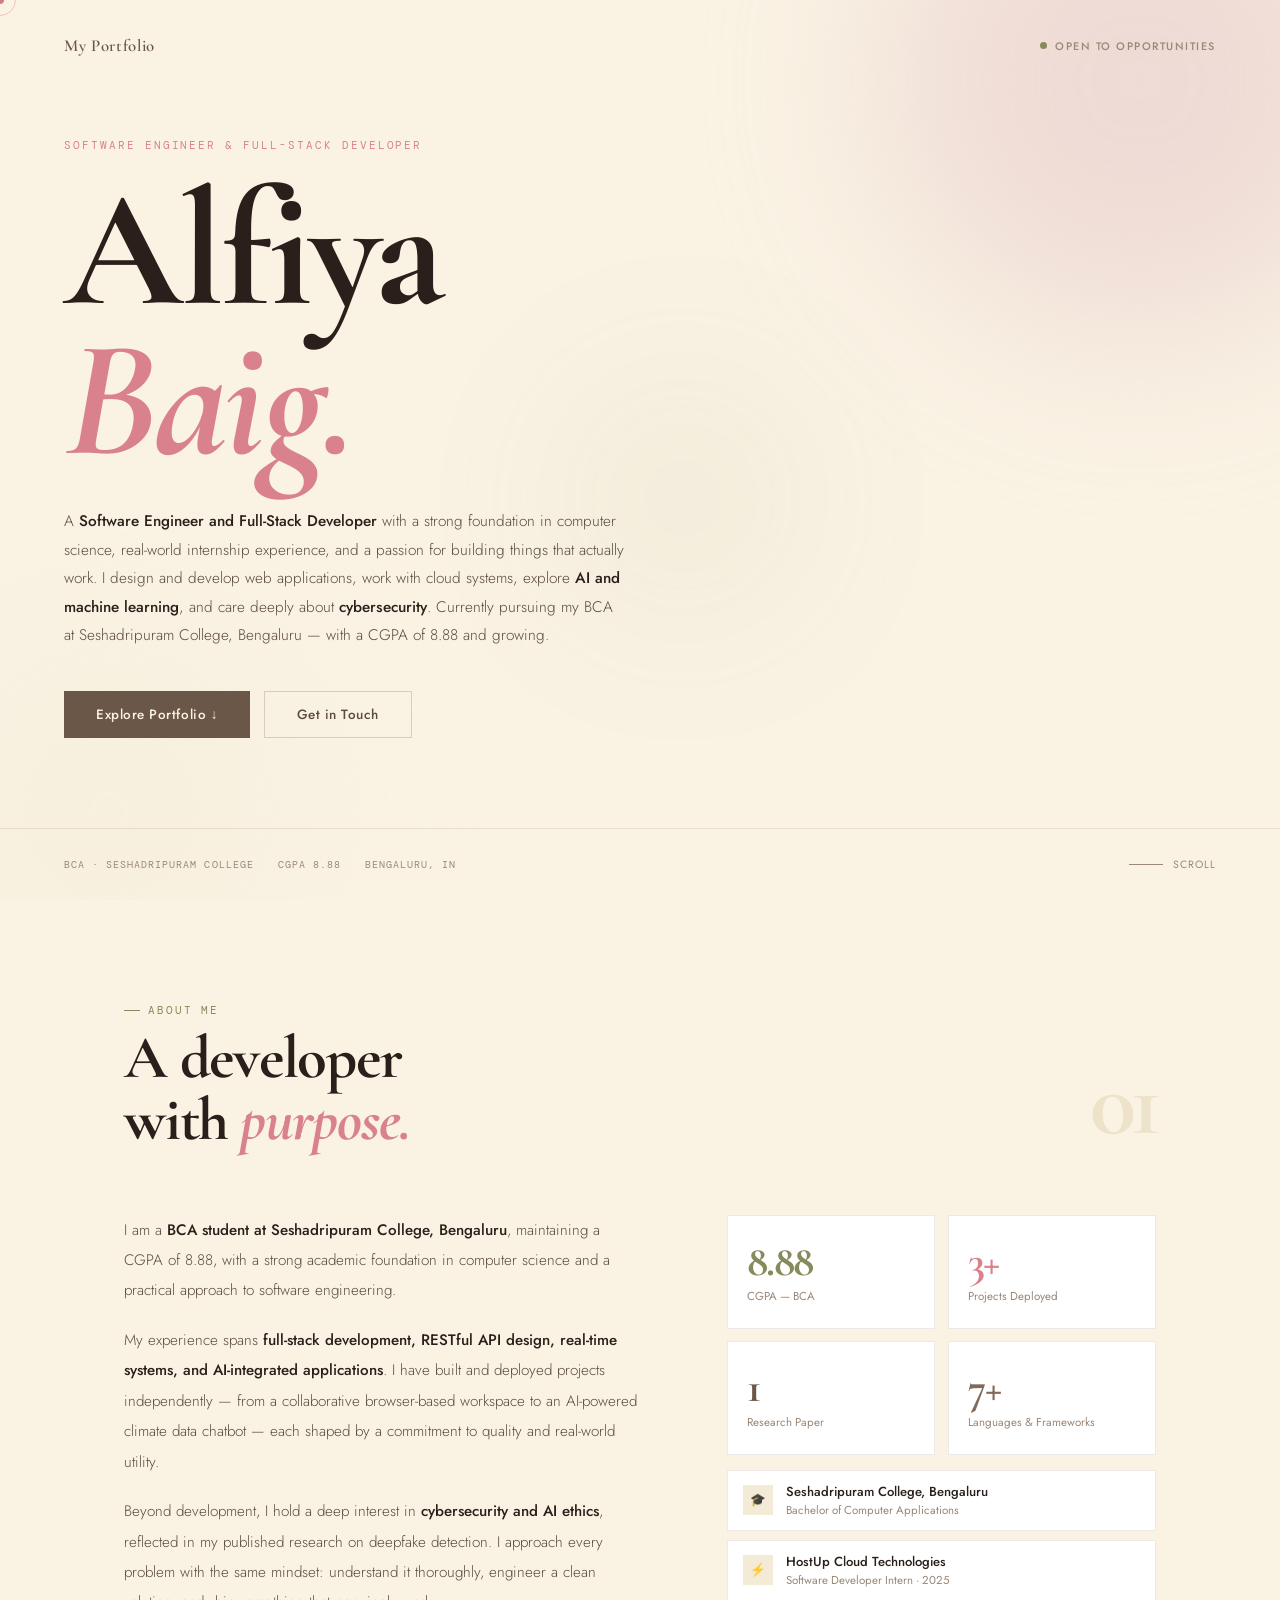
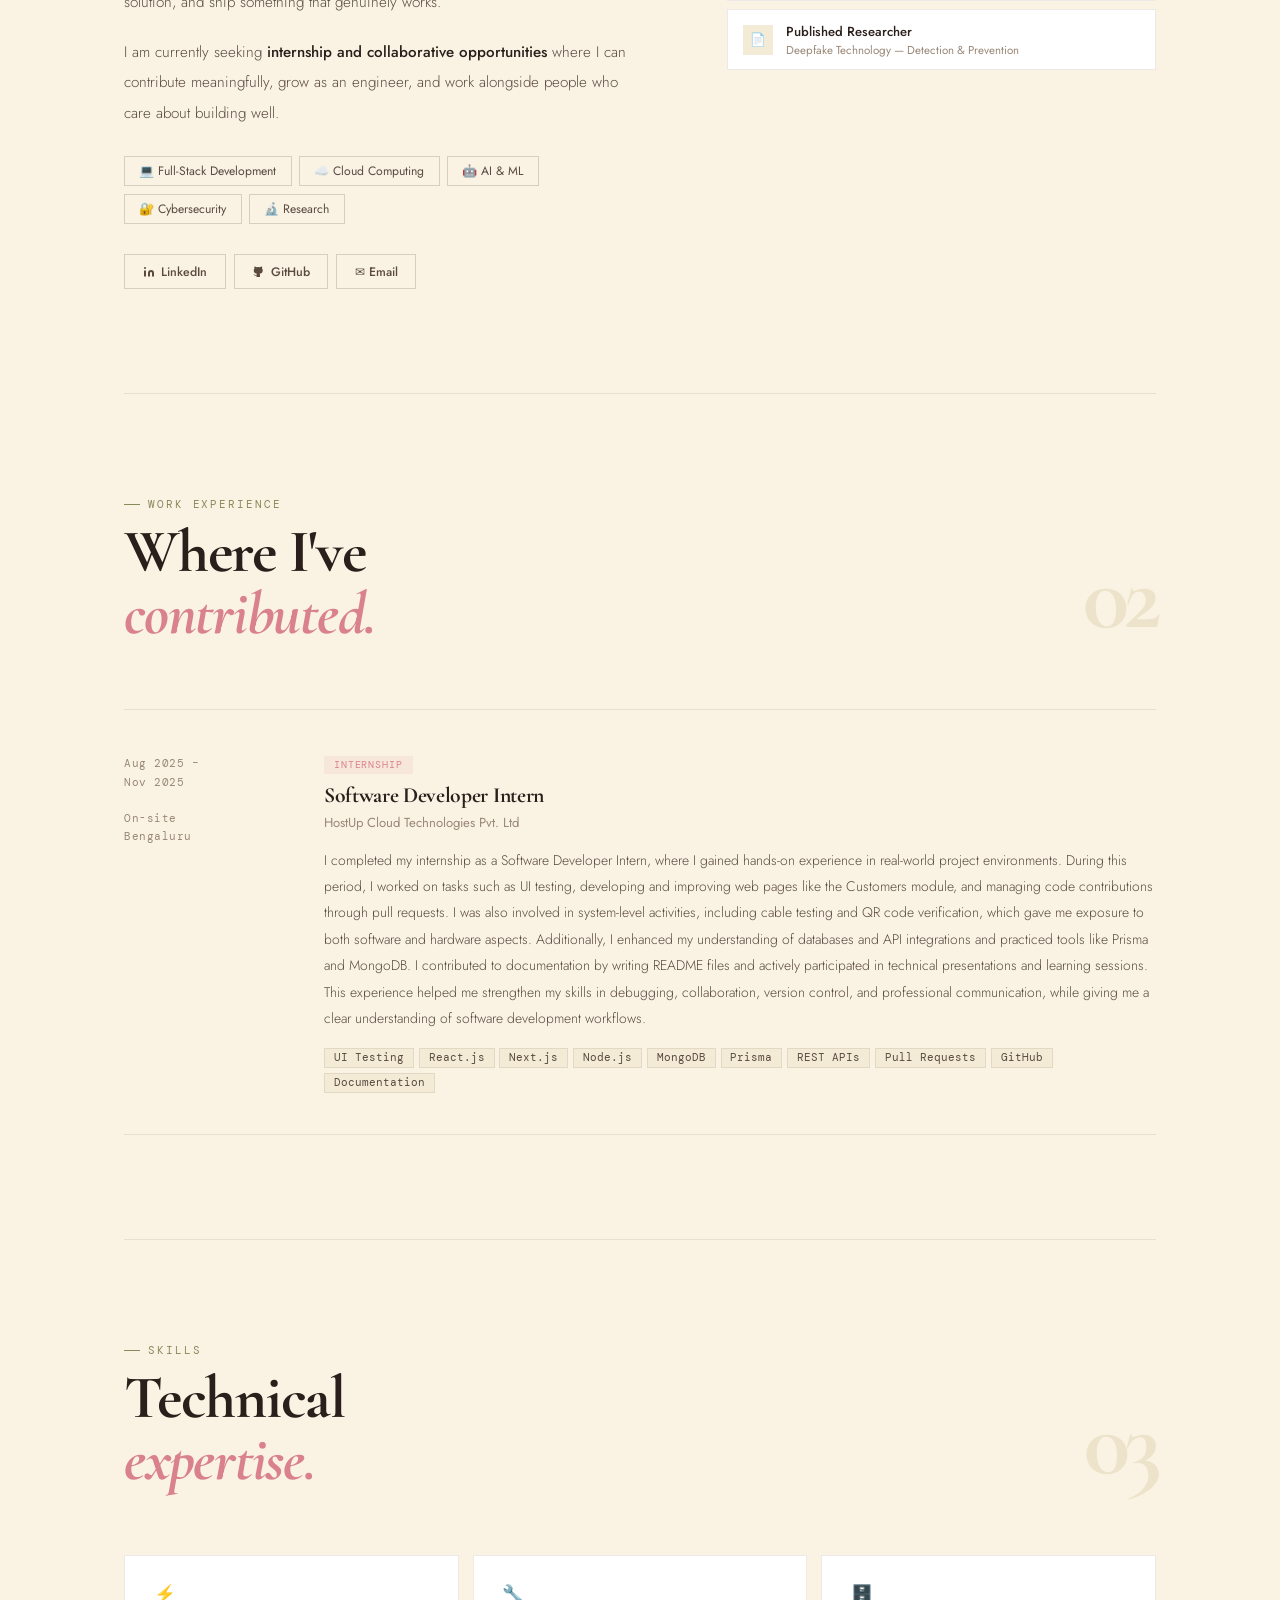
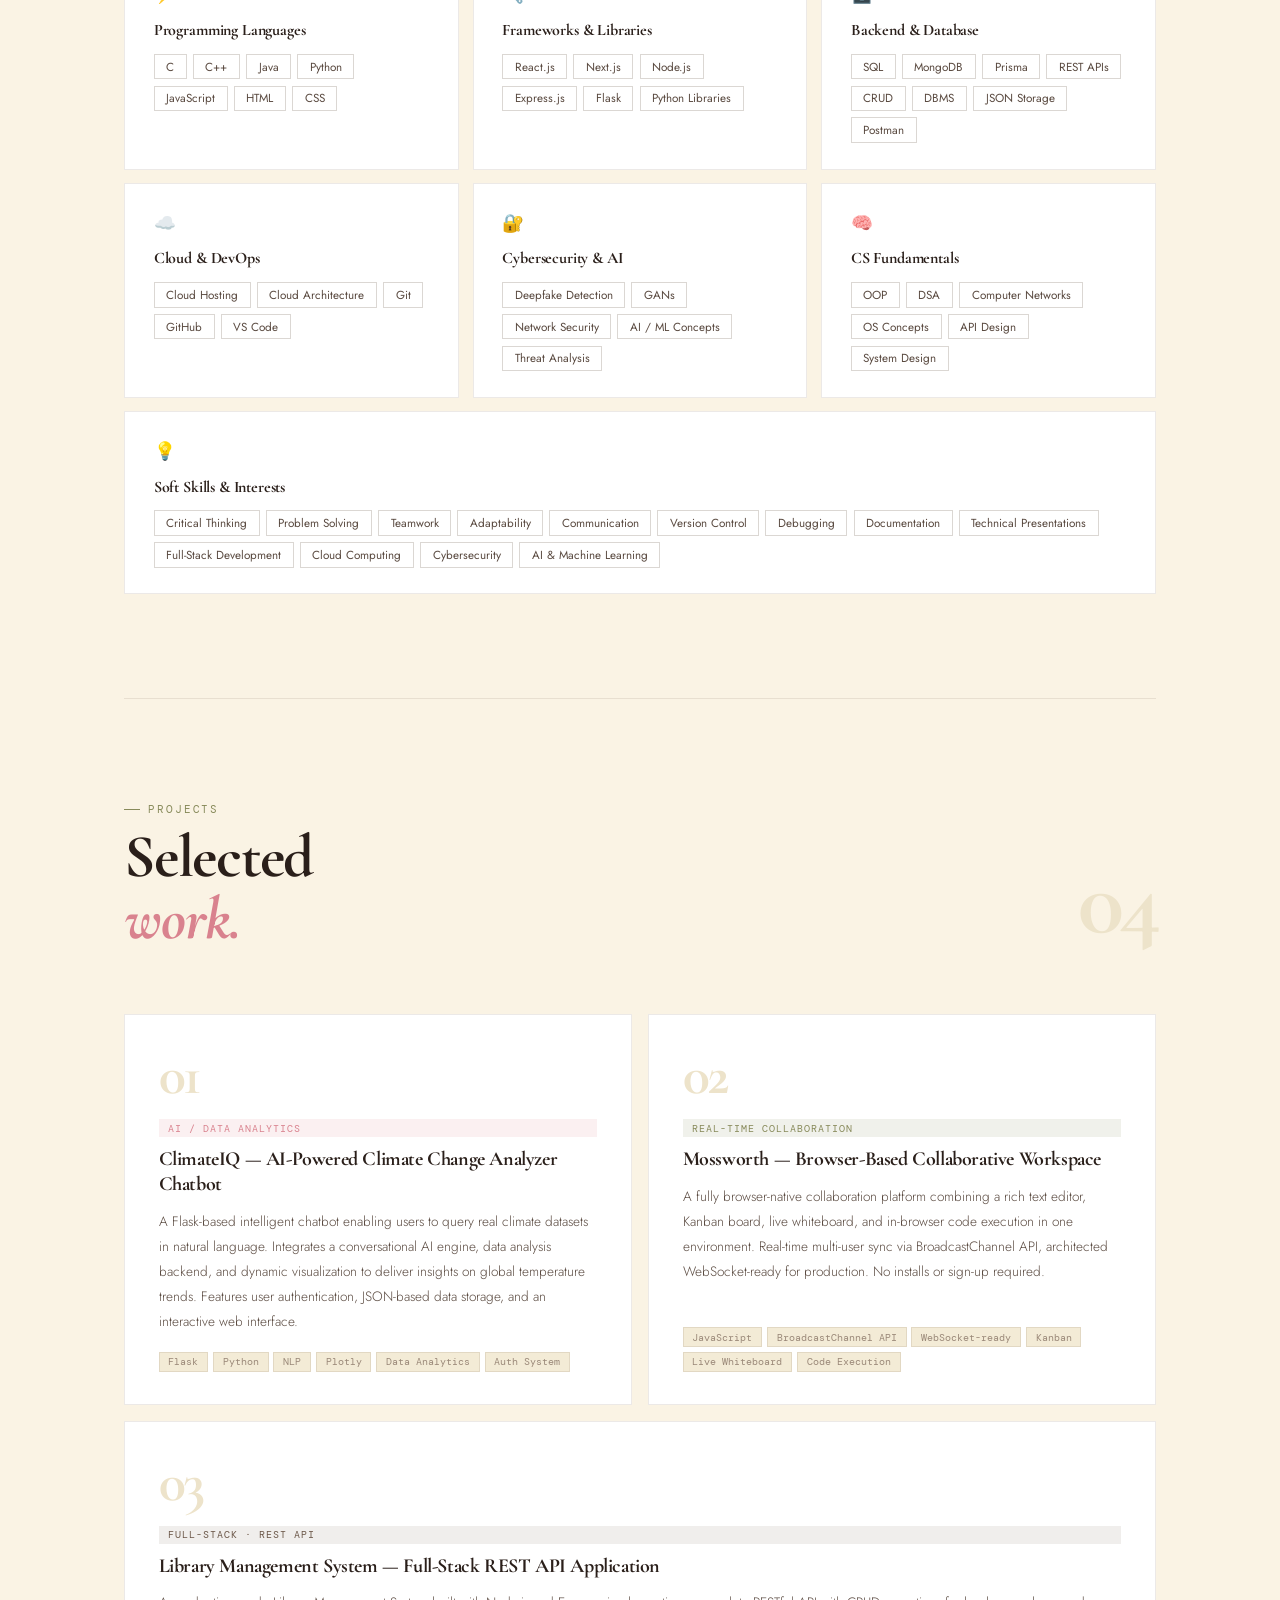
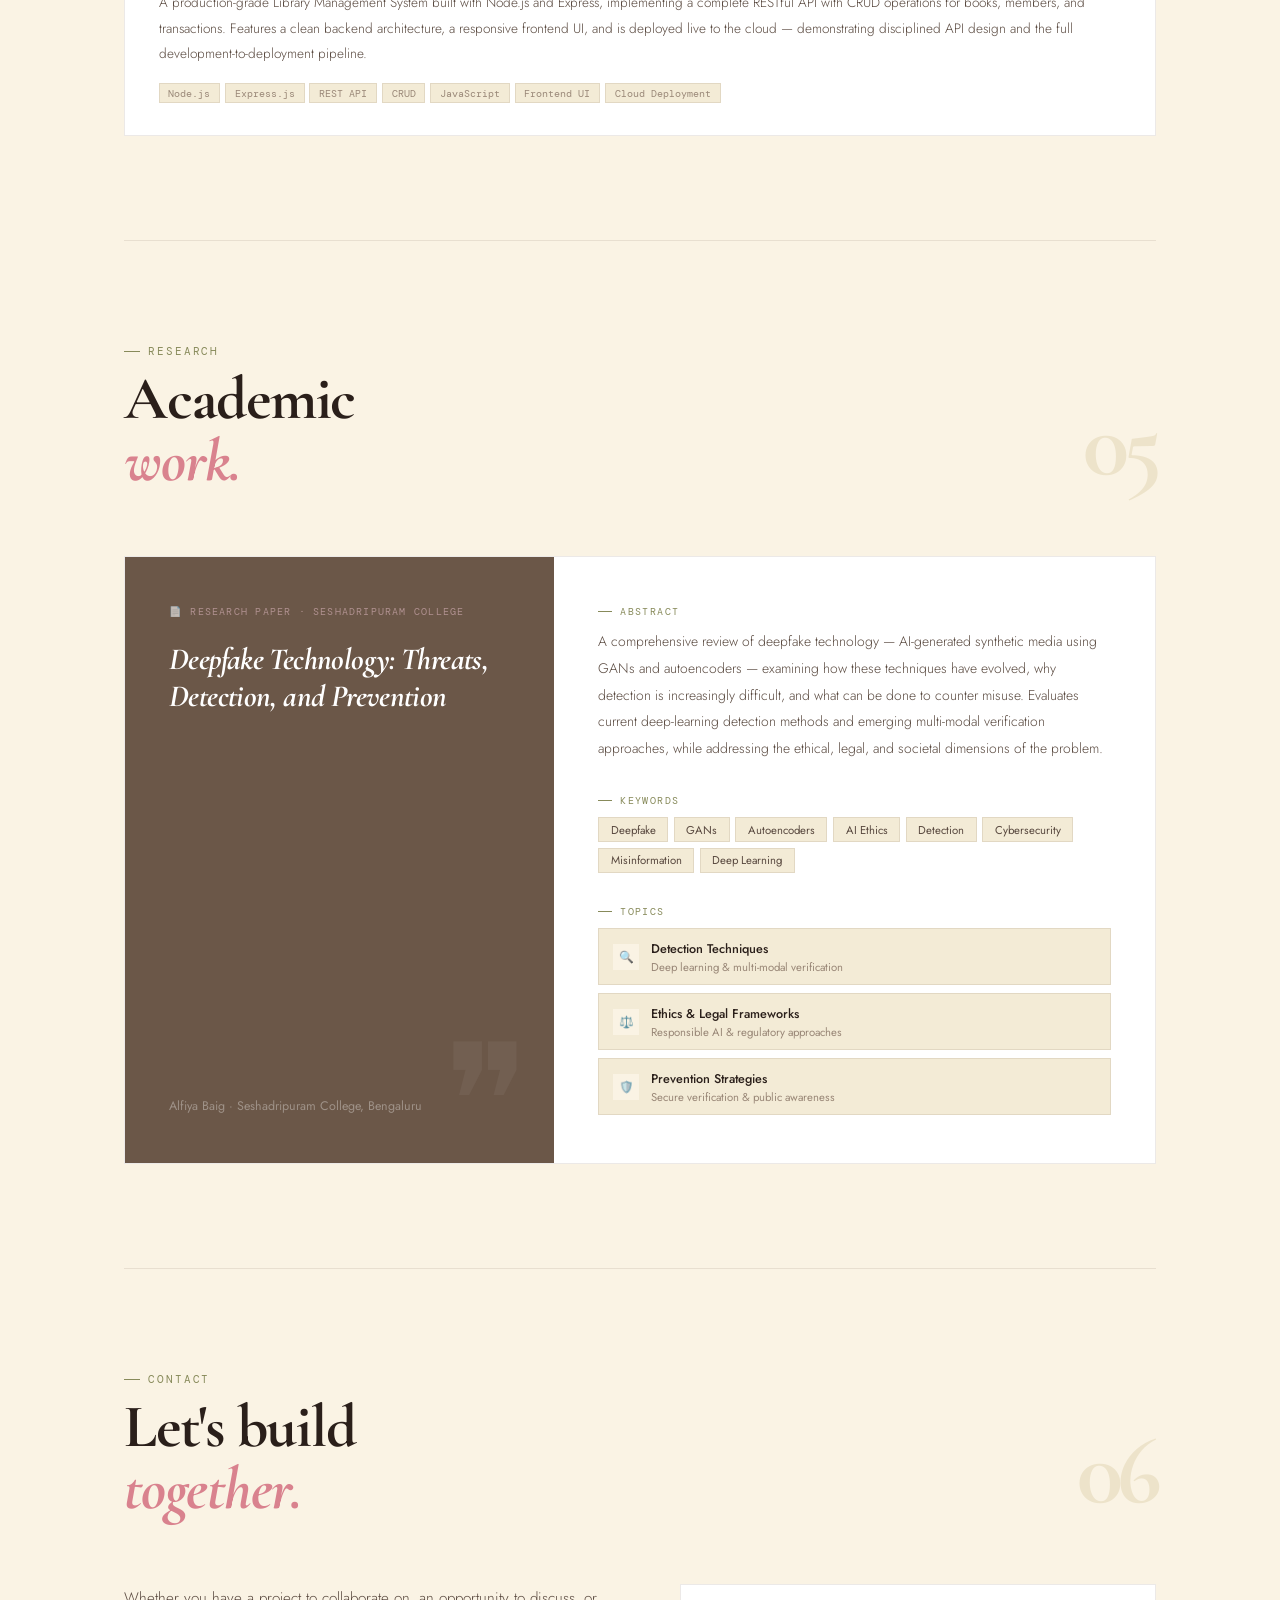
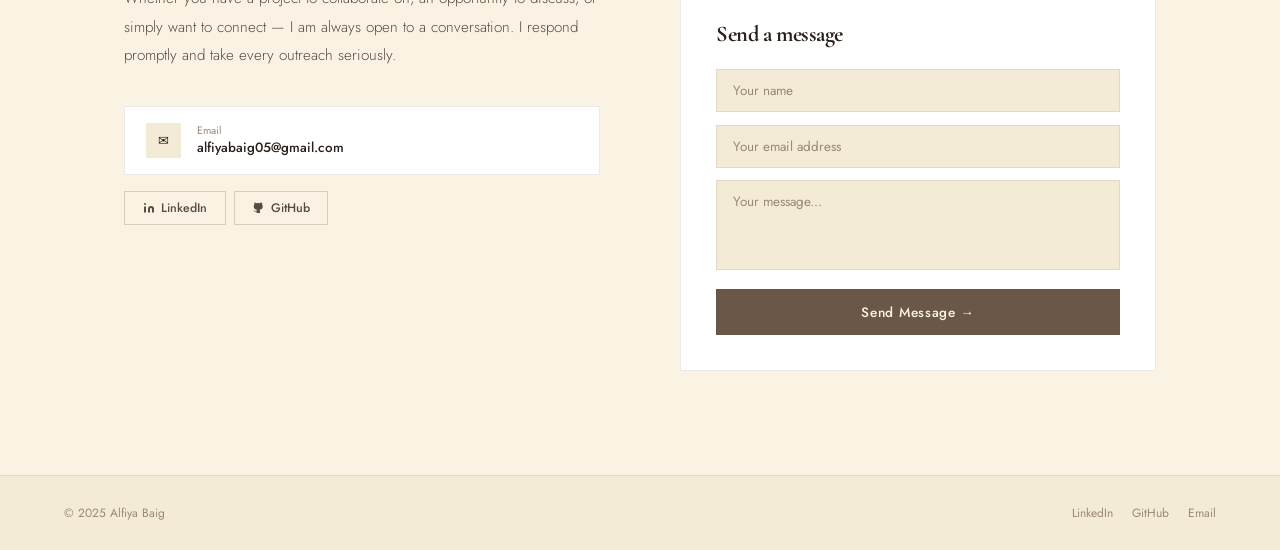
<file: index.html>
<!DOCTYPE html>
<html lang="en">
<head>
<meta charset="UTF-8">
<meta name="viewport" content="width=device-width, initial-scale=1.0">
<title>Alfiya Baig — Portfolio</title>
<link href="https://fonts.googleapis.com/css2?family=Cormorant+Garamond:ital,wght@0,300;0,400;0,600;0,700;1,300;1,400;1,600&family=Jost:wght@300;400;500;600&family=DM+Mono:wght@400;500&display=swap" rel="stylesheet">
<link rel="stylesheet" href="style.css">

</head>
<body>

<div id="cur"></div>
<div id="cur-ring"></div>

<!-- ════ LANDING ════ -->
<section id="landing">
  <div class="blob b1"></div>
  <div class="blob b2"></div>
  <div class="blob b3"></div>

  <div class="land-bar">
    <a href="#landing" class="land-logo">My Portfolio</a>
    <div class="land-status"><span class="sdot"></span> Open to opportunities</div>
  </div>

  <div class="land-inner">
    <div class="hero-eyebrow">Software Engineer &amp; Full-Stack Developer</div>

    <h1 class="hero-name">
      Alfiya<br><span class="it">Baig.</span>
    </h1>

    <p class="hero-intro">
      A <strong>Software Engineer and Full-Stack Developer</strong> with a strong foundation in computer science, real-world internship experience, and a passion for building things that actually work. I design and develop web applications, work with cloud systems, explore <strong>AI and machine learning</strong>, and care deeply about <strong>cybersecurity</strong>. Currently pursuing my BCA at Seshadripuram College, Bengaluru — with a CGPA of 8.88 and growing.
    </p>

    <div class="hero-ctas">
      <a href="#about" class="cta-fill">Explore Portfolio ↓</a>
      <a href="#contact" class="cta-line">Get in Touch</a>
    </div>
  </div>

  <div class="land-bottom">
    <div class="lb-tags">
      <span class="lb-tag">BCA · Seshadripuram College</span>
      <span class="lb-tag">CGPA 8.88</span>
      <span class="lb-tag">Bengaluru, IN</span>
    </div>
    <div class="scroll-cue"><div class="sc-line"></div> Scroll</div>
  </div>
</section>

<!-- ════ NAV ════ -->
<nav id="nav">
  <a href="#landing" class="nav-logo">Alfiya <em>Baig</em></a>
  <ul class="nav-ul">
    <li><a href="#about">About</a></li>
    <li><a href="#experience">Experience</a></li>
    <li><a href="#skills">Skills</a></li>
    <li><a href="#projects">Projects</a></li>
    <li><a href="#research">Research</a></li>
    <li><a href="#contact">Contact</a></li>
  </ul>
</nav>

<div class="page">

<!-- ── ABOUT ── -->
<div class="wrap" id="about">
  <div class="sh">
    <div><div class="sh-tag">About Me</div><h2 class="sh-title rv">A developer<br>with <em>purpose.</em></h2></div>
    <div class="sh-n rv d1">01</div>
  </div>
  <div class="about-grid">
    <div class="rv d1">
      <div class="about-text">
        <p>I am a <strong>BCA student at Seshadripuram College, Bengaluru</strong>, maintaining a CGPA of 8.88, with a strong academic foundation in computer science and a practical approach to software engineering.</p>
        <p>My experience spans <strong>full-stack development, RESTful API design, real-time systems, and AI-integrated applications</strong>. I have built and deployed projects independently — from a collaborative browser-based workspace to an AI-powered climate data chatbot — each shaped by a commitment to quality and real-world utility.</p>
        <p>Beyond development, I hold a deep interest in <strong>cybersecurity and AI ethics</strong>, reflected in my published research on deepfake detection. I approach every problem with the same mindset: understand it thoroughly, engineer a clean solution, and ship something that genuinely works.</p>
        <p>I am currently seeking <strong>internship and collaborative opportunities</strong> where I can contribute meaningfully, grow as an engineer, and work alongside people who care about building well.</p>
      </div>
      <div class="pill-row">
        <span class="pill">💻 Full-Stack Development</span>
        <span class="pill">☁️ Cloud Computing</span>
        <span class="pill">🤖 AI &amp; ML</span>
        <span class="pill">🔐 Cybersecurity</span>
        <span class="pill">🔬 Research</span>
      </div>
      <div class="soc">
        <a href="https://www.linkedin.com/in/alfiya-baig-411406347" target="_blank" rel="noopener">
          <svg width="12" height="12" viewBox="0 0 24 24" fill="currentColor"><path d="M16 8a6 6 0 016 6v7h-4v-7a2 2 0 00-2-2 2 2 0 00-2 2v7h-4v-7a6 6 0 016-6zM2 9h4v12H2z"/><circle cx="4" cy="4" r="2"/></svg>
          LinkedIn
        </a>
        <a href="https://github.com/alfiyabaig29" target="_blank" rel="noopener">
          <svg width="12" height="12" viewBox="0 0 24 24" fill="currentColor"><path d="M9 19c-5 1.5-5-2.5-7-3m14 6v-3.87a3.37 3.37 0 00-.94-2.61c3.14-.35 6.44-1.54 6.44-7A5.44 5.44 0 0020 4.77 5.07 5.07 0 0019.91 1S18.73.65 16 2.48a13.38 13.38 0 00-7 0C6.27.65 5.09 1 5.09 1A5.07 5.07 0 005 4.77a5.44 5.44 0 00-1.5 3.78c0 5.42 3.3 6.61 6.44 7A3.37 3.37 0 009 18.13V22"/></svg>
          GitHub
        </a>
        <a href="mailto:alfiyabaig05@gmail.com">✉ Email</a>
      </div>
    </div>
    <div class="rv d2">
      <div class="stat-grid">
        <div class="sc"><div class="sc-n c1">8.88</div><div class="sc-l">CGPA — BCA</div></div>
        <div class="sc"><div class="sc-n c2">3+</div><div class="sc-l">Projects Deployed</div></div>
        <div class="sc"><div class="sc-n c3">1</div><div class="sc-l">Research Paper</div></div>
        <div class="sc"><div class="sc-n c4">7+</div><div class="sc-l">Languages &amp; Frameworks</div></div>
      </div>
      <div class="info-list">
        <div class="info-item"><div class="ii-ico">🎓</div><div><div class="ii-t">Seshadripuram College, Bengaluru</div><div class="ii-s">Bachelor of Computer Applications</div></div></div>
        <div class="info-item"><div class="ii-ico">⚡</div><div><div class="ii-t">HostUp Cloud Technologies</div><div class="ii-s">Software Developer Intern · 2025</div></div></div>
        <div class="info-item"><div class="ii-ico">📄</div><div><div class="ii-t">Published Researcher</div><div class="ii-s">Deepfake Technology — Detection &amp; Prevention</div></div></div>
      </div>
    </div>
  </div>
</div>

<div class="hr"><div class="hr-line"></div></div>

<!-- ── EXPERIENCE ── -->
<div class="wrap" id="experience">
  <div class="sh">
    <div><div class="sh-tag">Work Experience</div><h2 class="sh-title rv">Where I've<br><em>contributed.</em></h2></div>
    <div class="sh-n rv d1">02</div>
  </div>
  <div class="exp-list">
    <div class="exp rv d1">
      <div class="exp-date">Aug 2025 –<br>Nov 2025<br><br>On-site<br>Bengaluru</div>
      <div>
        <span class="exp-badge">Internship</span>
        <div class="exp-title">Software Developer Intern</div>
        <div class="exp-co">HostUp Cloud Technologies Pvt. Ltd</div>
        <p class="exp-desc">I completed my internship as a Software Developer Intern, where I gained hands-on experience in real-world project environments. During this period, I worked on tasks such as UI testing, developing and improving web pages like the Customers module, and managing code contributions through pull requests. I was also involved in system-level activities, including cable testing and QR code verification, which gave me exposure to both software and hardware aspects. Additionally, I enhanced my understanding of databases and API integrations and practiced tools like Prisma and MongoDB. I contributed to documentation by writing README files and actively participated in technical presentations and learning sessions. This experience helped me strengthen my skills in debugging, collaboration, version control, and professional communication, while giving me a clear understanding of software development workflows.</p>
        <div class="exp-tags">
          <span class="etag">UI Testing</span><span class="etag">React.js</span>
          <span class="etag">Next.js</span><span class="etag">Node.js</span>
          <span class="etag">MongoDB</span><span class="etag">Prisma</span>
          <span class="etag">REST APIs</span><span class="etag">Pull Requests</span>
          <span class="etag">GitHub</span><span class="etag">Documentation</span>
        </div>
      </div>
    </div>
  </div>
</div>

<div class="hr"><div class="hr-line"></div></div>

<!-- ── SKILLS — bento ── -->
<div class="wrap" id="skills">
  <div class="sh">
    <div><div class="sh-tag">Skills</div><h2 class="sh-title rv">Technical<br><em>expertise.</em></h2></div>
    <div class="sh-n rv d1">03</div>
  </div>

  <div class="skills-bento rv d1">

    <div class="sk-card a1">
      <span class="sk-ico2">⚡</span>
      <div class="sk-nm2">Programming Languages</div>
      <div class="sk-pills2">
        <span class="skp2">C</span><span class="skp2">C++</span><span class="skp2">Java</span>
        <span class="skp2">Python</span><span class="skp2">JavaScript</span>
        <span class="skp2">HTML</span><span class="skp2">CSS</span>
      </div>
    </div>

    <div class="sk-card a2">
      <span class="sk-ico2">🔧</span>
      <div class="sk-nm2">Frameworks &amp; Libraries</div>
      <div class="sk-pills2">
        <span class="skp2">React.js</span><span class="skp2">Next.js</span>
        <span class="skp2">Node.js</span><span class="skp2">Express.js</span>
        <span class="skp2">Flask</span><span class="skp2">Python Libraries</span>
      </div>
    </div>

    <div class="sk-card a3">
      <span class="sk-ico2">🗄️</span>
      <div class="sk-nm2">Backend &amp; Database</div>
      <div class="sk-pills2">
        <span class="skp2">SQL</span><span class="skp2">MongoDB</span>
        <span class="skp2">Prisma</span><span class="skp2">REST APIs</span>
        <span class="skp2">CRUD</span><span class="skp2">DBMS</span>
        <span class="skp2">JSON Storage</span><span class="skp2">Postman</span>
      </div>
    </div>

    <div class="sk-card a4">
      <span class="sk-ico2">☁️</span>
      <div class="sk-nm2">Cloud &amp; DevOps</div>
      <div class="sk-pills2">
        <span class="skp2">Cloud Hosting</span>
        <span class="skp2">Cloud Architecture</span>
        <span class="skp2">Git</span><span class="skp2">GitHub</span>
        <span class="skp2">VS Code</span>
      </div>
    </div>

    <div class="sk-card a5">
      <span class="sk-ico2">🔐</span>
      <div class="sk-nm2">Cybersecurity &amp; AI</div>
      <div class="sk-pills2">
        <span class="skp2">Deepfake Detection</span>
        <span class="skp2">GANs</span>
        <span class="skp2">Network Security</span>
        <span class="skp2">AI / ML Concepts</span>
        <span class="skp2">Threat Analysis</span>
      </div>
    </div>

    <div class="sk-card a6">
      <span class="sk-ico2">🧠</span>
      <div class="sk-nm2">CS Fundamentals</div>
      <div class="sk-pills2">
        <span class="skp2">OOP</span><span class="skp2">DSA</span>
        <span class="skp2">Computer Networks</span>
        <span class="skp2">OS Concepts</span>
        <span class="skp2">API Design</span>
        <span class="skp2">System Design</span>
      </div>
    </div>

    <div class="sk-card a7 wide3">
      <span class="sk-ico2">💡</span>
      <div class="sk-nm2">Soft Skills &amp; Interests</div>
      <div class="sk-pills2">
        <span class="skp2">Critical Thinking</span>
        <span class="skp2">Problem Solving</span>
        <span class="skp2">Teamwork</span>
        <span class="skp2">Adaptability</span>
        <span class="skp2">Communication</span>
        <span class="skp2">Version Control</span>
        <span class="skp2">Debugging</span>
        <span class="skp2">Documentation</span>
        <span class="skp2">Technical Presentations</span>
        <span class="skp2">Full-Stack Development</span>
        <span class="skp2">Cloud Computing</span>
        <span class="skp2">Cybersecurity</span>
        <span class="skp2">AI &amp; Machine Learning</span>
      </div>
    </div>

  </div>
</div>

<div class="hr"><div class="hr-line"></div></div>

<!-- ── PROJECTS ── -->
<div class="wrap" id="projects">
  <div class="sh">
    <div><div class="sh-tag">Projects</div><h2 class="sh-title rv">Selected<br><em>work.</em></h2></div>
    <div class="sh-n rv d1">04</div>
  </div>
  <div class="proj-grid">

    <div class="proj-card p1 rv d1">
      <div class="proj-num">01</div>
      <span class="proj-badge pb-ai">AI / Data Analytics</span>
      <div class="proj-title">ClimateIQ — AI-Powered Climate Change Analyzer Chatbot</div>
      <p class="proj-desc">A Flask-based intelligent chatbot enabling users to query real climate datasets in natural language. Integrates a conversational AI engine, data analysis backend, and dynamic visualization to deliver insights on global temperature trends. Features user authentication, JSON-based data storage, and an interactive web interface.</p>
      <div class="proj-techs">
        <span class="ptag">Flask</span><span class="ptag">Python</span><span class="ptag">NLP</span>
        <span class="ptag">Plotly</span><span class="ptag">Data Analytics</span><span class="ptag">Auth System</span>
      </div>
    </div>

    <div class="proj-card p2 rv d2">
      <div class="proj-num">02</div>
      <span class="proj-badge pb-col">Real-Time Collaboration</span>
      <div class="proj-title">Mossworth — Browser-Based Collaborative Workspace</div>
      <p class="proj-desc">A fully browser-native collaboration platform combining a rich text editor, Kanban board, live whiteboard, and in-browser code execution in one environment. Real-time multi-user sync via BroadcastChannel API, architected WebSocket-ready for production. No installs or sign-up required.</p>
      <div class="proj-techs">
        <span class="ptag">JavaScript</span><span class="ptag">BroadcastChannel API</span>
        <span class="ptag">WebSocket-ready</span><span class="ptag">Kanban</span>
        <span class="ptag">Live Whiteboard</span><span class="ptag">Code Execution</span>
      </div>
    </div>

    <div class="proj-card p3 full rv d3">
      <div class="proj-num">03</div>
      <span class="proj-badge pb-full">Full-Stack · REST API</span>
      <div class="proj-title">Library Management System — Full-Stack REST API Application</div>
      <p class="proj-desc">A production-grade Library Management System built with Node.js and Express, implementing a complete RESTful API with CRUD operations for books, members, and transactions. Features a clean backend architecture, a responsive frontend UI, and is deployed live to the cloud — demonstrating disciplined API design and the full development-to-deployment pipeline.</p>
      <div class="proj-techs">
        <span class="ptag">Node.js</span><span class="ptag">Express.js</span>
        <span class="ptag">REST API</span><span class="ptag">CRUD</span>
        <span class="ptag">JavaScript</span><span class="ptag">Frontend UI</span>
        <span class="ptag">Cloud Deployment</span>
      </div>
    </div>

  </div>
</div>

<div class="hr"><div class="hr-line"></div></div>

<!-- ── RESEARCH ── -->
<div class="wrap" id="research">
  <div class="sh">
    <div><div class="sh-tag">Research</div><h2 class="sh-title rv">Academic<br><em>work.</em></h2></div>
    <div class="sh-n rv d1">05</div>
  </div>
  <div class="paper rv d1">
    <div class="paper-l">
      <div>
        <div class="p-venue">📄 Research Paper · Seshadripuram College</div>
        <div class="p-title">Deepfake Technology: Threats, Detection, and Prevention</div>
      </div>
      <div class="p-auth">Alfiya Baig · Seshadripuram College, Bengaluru</div>
    </div>
    <div class="paper-r">
      <div class="pr-lbl">Abstract</div>
      <p class="pr-abs">A comprehensive review of deepfake technology — AI-generated synthetic media using GANs and autoencoders — examining how these techniques have evolved, why detection is increasingly difficult, and what can be done to counter misuse. Evaluates current deep-learning detection methods and emerging multi-modal verification approaches, while addressing the ethical, legal, and societal dimensions of the problem.</p>
      <div class="pr-lbl">Keywords</div>
      <div class="pr-kws">
        <span class="pkw">Deepfake</span><span class="pkw">GANs</span>
        <span class="pkw">Autoencoders</span><span class="pkw">AI Ethics</span>
        <span class="pkw">Detection</span><span class="pkw">Cybersecurity</span>
        <span class="pkw">Misinformation</span><span class="pkw">Deep Learning</span>
      </div>
      <div class="pr-lbl">Topics</div>
      <div class="topics">
        <div class="topic"><div class="topic-ico">🔍</div><div><div class="topic-t">Detection Techniques</div><div class="topic-s">Deep learning &amp; multi-modal verification</div></div></div>
        <div class="topic"><div class="topic-ico">⚖️</div><div><div class="topic-t">Ethics &amp; Legal Frameworks</div><div class="topic-s">Responsible AI &amp; regulatory approaches</div></div></div>
        <div class="topic"><div class="topic-ico">🛡️</div><div><div class="topic-t">Prevention Strategies</div><div class="topic-s">Secure verification &amp; public awareness</div></div></div>
      </div>
    </div>
  </div>
</div>

<div class="hr"><div class="hr-line"></div></div>

<!-- ── CONTACT ── -->
<div class="wrap" id="contact">
  <div class="sh">
    <div><div class="sh-tag">Contact</div><h2 class="sh-title rv">Let's build<br><em>together.</em></h2></div>
    <div class="sh-n rv d1">06</div>
  </div>
  <div class="contact-split">
    <div class="rv d1">
      <p class="c-intro">Whether you have a project to collaborate on, an opportunity to discuss, or simply want to connect — I am always open to a conversation. I respond promptly and take every outreach seriously.</p>
      <div class="c-ebox"><div class="cico">✉</div><div><div class="c-lbl">Email</div><div class="c-val">alfiyabaig05@gmail.com</div></div></div>
      <div class="soc" style="margin-top:0">
        <a href="https://www.linkedin.com/in/alfiya-baig-411406347" target="_blank" rel="noopener">
          <svg width="12" height="12" viewBox="0 0 24 24" fill="currentColor"><path d="M16 8a6 6 0 016 6v7h-4v-7a2 2 0 00-2-2 2 2 0 00-2 2v7h-4v-7a6 6 0 016-6zM2 9h4v12H2z"/><circle cx="4" cy="4" r="2"/></svg>
          LinkedIn
        </a>
        <a href="https://github.com/alfiyabaig29" target="_blank" rel="noopener">
          <svg width="12" height="12" viewBox="0 0 24 24" fill="currentColor"><path d="M9 19c-5 1.5-5-2.5-7-3m14 6v-3.87a3.37 3.37 0 00-.94-2.61c3.14-.35 6.44-1.54 6.44-7A5.44 5.44 0 0020 4.77 5.07 5.07 0 0019.91 1S18.73.65 16 2.48a13.38 13.38 0 00-7 0C6.27.65 5.09 1 5.09 1A5.07 5.07 0 005 4.77a5.44 5.44 0 00-1.5 3.78c0 5.42 3.3 6.61 6.44 7A3.37 3.37 0 009 18.13V22"/></svg>
          GitHub
        </a>
      </div>
    </div>
    <div class="cf rv d2">
      <div class="cf-ttl">Send a message</div>
      <div class="cf-row"><input class="cfi" type="text" id="cfn" placeholder="Your name"></div>
      <div class="cf-row"><input class="cfi" type="email" id="cfe" placeholder="Your email address"></div>
      <div class="cf-row"><textarea class="cfi" id="cfm" placeholder="Your message..."></textarea></div>
      <button class="btn-send" onclick="
        const n=document.getElementById('cfn').value;
        const e=document.getElementById('cfe').value;
        const m=document.getElementById('cfm').value;
        window.location.href='mailto:alfiyabaig05@gmail.com?subject=Portfolio Enquiry from '+encodeURIComponent(n)+'&body='+encodeURIComponent(m+'\n\nFrom: '+e);
      ">Send Message →</button>
    </div>
  </div>
</div>

</div>

<footer>
  <span>© 2025 Alfiya Baig</span>
  <div style="display:flex;gap:1.2rem">
    <a href="https://www.linkedin.com/in/alfiya-baig-411406347" target="_blank" rel="noopener">LinkedIn</a>
    <a href="https://github.com/alfiyabaig29" target="_blank" rel="noopener">GitHub</a>
    <a href="mailto:alfiyabaig05@gmail.com">Email</a>
  </div>
</footer>

<script src="script.js"></script>

</body>
</html>
</file>
<file: style.css>
*,*::before,*::after{box-sizing:border-box;margin:0;padding:0}

:root{
  --rose:#d9828e;
  --blush:#deb8c0;
  --ivory:#faf3e4;
  --ivory2:#f3ebd6;
  --ivory3:#ede3ca;
  --olive:#878a5a;
  --olive2:#9d9f6a;
  --brown:#6b5748;
  --brown2:#826a5a;
  --ink:#2a1f1a;
  --ink2:#5a4a40;
  --ink3:#9a8878;
  --bd:rgba(107,87,72,.13);
  --bd2:rgba(107,87,72,.24);
  --surface:#ffffff;
}

html{scroll-behavior:smooth}
body{font-family:'Jost',sans-serif;background:var(--ivory);color:var(--ink);overflow-x:hidden;cursor:none}

/* ── CURSOR ── */
#cur{position:fixed;top:0;left:0;width:8px;height:8px;background:var(--rose);border-radius:50%;pointer-events:none;z-index:9999;transform:translate(-50%,-50%);mix-blend-mode:multiply}
#cur-ring{position:fixed;top:0;left:0;width:32px;height:32px;border:1.5px solid var(--rose);border-radius:50%;pointer-events:none;z-index:9998;transform:translate(-50%,-50%);opacity:.4}

/* ── LANDING ── */
#landing{
  min-height:100vh;
  display:grid;grid-template-rows:1fr auto;
  background:var(--ivory);position:relative;overflow:hidden;
}
.blob{position:absolute;border-radius:50%;pointer-events:none;filter:blur(90px);opacity:.4}
.b1{width:520px;height:520px;background:var(--blush);top:-180px;right:-120px;animation:bd 16s ease-in-out infinite alternate}
.b2{width:380px;height:380px;background:var(--ivory2);bottom:-100px;left:-80px;animation:bd 20s ease-in-out infinite alternate-reverse}
.b3{width:240px;height:240px;background:rgba(135,138,90,.22);top:42%;left:44%;animation:bd 13s ease-in-out infinite alternate}
@keyframes bd{from{transform:scale(1) translate(0,0)}to{transform:scale(1.1) translate(28px,18px)}}

.land-bar{
  position:absolute;top:0;left:0;right:0;
  padding:2.2rem 5vw;
  display:flex;justify-content:space-between;align-items:center;z-index:10;
}
.land-logo{
  font-family:'Cormorant Garamond',serif;font-weight:600;
  font-size:1.05rem;color:var(--brown);
  letter-spacing:.04em;text-decoration:none;
}
.land-status{
  display:flex;align-items:center;gap:.5rem;
  font-size:.68rem;letter-spacing:.14em;text-transform:uppercase;
  color:var(--ink3);font-weight:500;
}
.sdot{width:7px;height:7px;background:var(--olive);border-radius:50%;animation:sp 2.8s ease infinite}
@keyframes sp{0%,100%{box-shadow:0 0 0 0 rgba(135,138,90,.55)}50%{box-shadow:0 0 0 7px rgba(135,138,90,0)}}

.land-inner{
  display:flex;flex-direction:column;
  justify-content:center;
  padding:7rem 5vw 4rem;
  position:relative;z-index:5;
}
.hero-eyebrow{
  font-family:'DM Mono',monospace;font-size:.68rem;
  letter-spacing:.18em;text-transform:uppercase;
  color:var(--rose);margin-bottom:1.5rem;
  animation:up .8s ease .1s both;
}
.hero-name{
  font-family:'Cormorant Garamond',serif;font-weight:700;
  font-size:clamp(5.5rem,13vw,14rem);
  line-height:.9;letter-spacing:-.02em;color:var(--ink);
  margin-bottom:2rem;animation:up .8s ease .25s both;
}
.hero-name .it{font-style:italic;color:var(--rose)}

/* hero intro para */
.hero-intro{
  max-width:560px;
  font-size:.96rem;color:var(--ink2);
  font-weight:300;line-height:1.85;
  margin-bottom:2.6rem;
  animation:up .8s ease .4s both;
}
.hero-intro strong{color:var(--ink);font-weight:500}

.hero-ctas{display:flex;gap:.85rem;flex-wrap:wrap;animation:up .8s ease .55s both}
.cta-fill{
  display:inline-flex;align-items:center;gap:.5rem;
  padding:.82rem 2rem;background:var(--brown);color:var(--ivory);
  font-family:'Jost',sans-serif;font-size:.84rem;font-weight:500;
  letter-spacing:.04em;text-decoration:none;border:none;cursor:pointer;transition:background .22s;
}
.cta-fill:hover{background:var(--rose)}
.cta-line{
  display:inline-flex;align-items:center;gap:.5rem;
  padding:.82rem 2rem;background:transparent;color:var(--ink2);
  font-family:'Jost',sans-serif;font-size:.84rem;font-weight:500;
  letter-spacing:.04em;text-decoration:none;border:1.5px solid var(--bd2);cursor:pointer;transition:all .22s;
}
.cta-line:hover{border-color:var(--brown);color:var(--brown)}

.land-bottom{
  position:relative;z-index:5;padding:1.75rem 5vw;
  border-top:1px solid var(--bd);
  display:flex;justify-content:space-between;align-items:center;
}
.lb-tags{display:flex;gap:1.5rem}
.lb-tag{font-family:'DM Mono',monospace;font-size:.64rem;letter-spacing:.1em;text-transform:uppercase;color:var(--ink3)}
.scroll-cue{display:flex;align-items:center;gap:.6rem;font-size:.66rem;letter-spacing:.1em;text-transform:uppercase;color:var(--ink3)}
.sc-line{width:34px;height:1px;background:var(--ink3)}

@keyframes up{from{opacity:0;transform:translateY(24px)}to{opacity:1;transform:translateY(0)}}

/* ── NAV ── */
#nav{
  position:fixed;top:0;left:0;right:0;z-index:500;
  padding:1.1rem 5vw;
  display:flex;justify-content:space-between;align-items:center;
  background:rgba(250,243,228,.96);backdrop-filter:blur(18px);
  border-bottom:1px solid var(--bd);
  transform:translateY(-110%);transition:transform .38s cubic-bezier(.4,0,.2,1);
}
#nav.show{transform:translateY(0)}
.nav-logo{font-family:'Cormorant Garamond',serif;font-weight:700;font-size:1.1rem;color:var(--ink);text-decoration:none;letter-spacing:-.01em}
.nav-logo em{font-style:italic;color:var(--rose)}
.nav-ul{display:flex;gap:.1rem;list-style:none}
.nav-ul a{font-size:.79rem;font-weight:500;color:var(--ink2);text-decoration:none;padding:.38rem .9rem;letter-spacing:.02em;transition:color .18s}
.nav-ul a:hover,.nav-ul a.on{color:var(--rose)}

/* ── SHARED ── */
.page{background:var(--ivory)}
.wrap{max-width:1160px;margin:0 auto;padding:6.5rem 5vw}
.hr{max-width:1160px;margin:0 auto;padding:0 5vw}
.hr-line{height:1px;background:var(--bd)}

.sh{display:flex;justify-content:space-between;align-items:flex-end;margin-bottom:4rem;gap:2rem}
.sh-tag{font-family:'DM Mono',monospace;font-size:.66rem;letter-spacing:.18em;text-transform:uppercase;color:var(--olive);margin-bottom:.6rem;display:flex;align-items:center;gap:.5rem}
.sh-tag::before{content:'';width:16px;height:1px;background:var(--olive)}
.sh-title{font-family:'Cormorant Garamond',serif;font-weight:700;font-size:clamp(2.4rem,5vw,3.8rem);line-height:1.02;letter-spacing:-.02em;color:var(--ink)}
.sh-title em{font-style:italic;color:var(--rose)}
.sh-n{font-family:'Cormorant Garamond',serif;font-weight:700;font-size:6rem;line-height:1;color:var(--ivory3);letter-spacing:-.06em;user-select:none;flex-shrink:0}

.rv{opacity:0;transform:translateY(22px);transition:opacity .6s ease,transform .6s ease}
.rv.in{opacity:1;transform:translateY(0)}
.d1{transition-delay:.07s}.d2{transition-delay:.14s}.d3{transition-delay:.21s}.d4{transition-delay:.28s}

/* ── ABOUT ── */
.about-grid{display:grid;grid-template-columns:1.2fr 1fr;gap:5.5rem;align-items:start}
.about-text p{font-size:.95rem;color:var(--ink2);line-height:2;font-weight:300;margin-bottom:1.2rem}
.about-text p strong{color:var(--ink);font-weight:500}
.about-text p:last-child{margin-bottom:0}
.pill-row{display:flex;flex-wrap:wrap;gap:.45rem;margin-top:1.75rem}
.pill{display:inline-flex;align-items:center;gap:.38rem;padding:.32rem .9rem;border:1.5px solid var(--bd2);font-size:.76rem;color:var(--ink2);transition:all .18s}
.pill:hover{border-color:var(--rose);color:var(--rose)}
.soc{display:flex;gap:.5rem;margin-top:1.9rem}
.soc a{display:inline-flex;align-items:center;gap:.4rem;padding:.46rem 1.1rem;border:1.5px solid var(--bd2);font-size:.77rem;font-weight:500;color:var(--ink2);text-decoration:none;transition:all .18s}
.soc a:hover{border-color:var(--rose);color:var(--rose)}
.stat-grid{display:grid;grid-template-columns:1fr 1fr;gap:.8rem}
.sc{background:var(--surface);border:1px solid var(--bd);padding:1.5rem 1.2rem;transition:all .22s}
.sc:hover{border-color:var(--blush);transform:translateY(-2px);box-shadow:0 6px 24px rgba(107,87,72,.07)}
.sc-n{font-family:'Cormorant Garamond',serif;font-weight:700;font-size:2.7rem;line-height:1;letter-spacing:-.04em;margin-bottom:.3rem}
.c1{color:var(--olive)}.c2{color:var(--rose)}.c3{color:var(--brown)}.c4{color:var(--brown2)}
.sc-l{font-size:.72rem;color:var(--ink3)}
.info-list{display:flex;flex-direction:column;gap:.55rem;margin-top:.9rem}
.info-item{display:flex;align-items:center;gap:.8rem;padding:.72rem .95rem;background:var(--surface);border:1px solid var(--bd);transition:all .2s}
.info-item:hover{border-color:var(--blush);transform:translateX(4px)}
.ii-ico{width:30px;height:30px;background:var(--ivory2);display:flex;align-items:center;justify-content:center;font-size:.78rem;flex-shrink:0}
.ii-t{font-size:.82rem;font-weight:500;color:var(--ink)}
.ii-s{font-size:.72rem;color:var(--ink3);margin-top:1px}

/* ── EXPERIENCE ── */
.exp-list{display:flex;flex-direction:column}
.exp{display:grid;grid-template-columns:160px 1fr;gap:0 2.5rem;padding:2.6rem 0;border-bottom:1px solid var(--bd);position:relative;transition:padding .25s}
.exp:first-child{border-top:1px solid var(--bd)}
.exp::before{content:'';position:absolute;left:0;top:0;bottom:0;width:0;background:var(--rose);transition:width .25s}
.exp:hover{padding-left:1.1rem}
.exp:hover::before{width:2.5px}
.exp-date{font-family:'DM Mono',monospace;font-size:.67rem;color:var(--ink3);letter-spacing:.05em;line-height:1.7;padding-top:.2rem}
.exp-badge{font-family:'DM Mono',monospace;font-size:.61rem;letter-spacing:.1em;text-transform:uppercase;padding:.16rem .6rem;background:rgba(217,130,142,.1);color:var(--rose);display:inline-block;margin-bottom:.6rem}
.exp-title{font-family:'Cormorant Garamond',serif;font-weight:700;font-size:1.35rem;letter-spacing:-.015em;color:var(--ink);line-height:1.2;margin-bottom:.25rem}
.exp-co{font-size:.82rem;color:var(--ink3);margin-bottom:.9rem}
.exp-desc{font-size:.87rem;color:var(--ink2);line-height:1.9;font-weight:300;margin-bottom:1rem}
.exp-tags{display:flex;flex-wrap:wrap;gap:.3rem}
.etag{font-family:'DM Mono',monospace;font-size:.66rem;padding:.16rem .56rem;background:var(--ivory2);border:1px solid var(--bd);color:var(--ink2)}

/* ── SKILLS — bento grid ── */
.skills-bento{
  display:grid;
  grid-template-columns:repeat(3,1fr);
  gap:.85rem;
}
.sk-card{
  background:var(--surface);
  border:1px solid var(--bd);
  padding:1.6rem 1.8rem;
  position:relative;overflow:hidden;
  transition:all .28s;
}
.sk-card::after{
  content:'';position:absolute;
  left:0;top:0;bottom:0;width:3px;
  opacity:0;transition:opacity .28s;
}
.sk-card:hover{border-color:var(--blush);transform:translateY(-4px);box-shadow:0 12px 36px rgba(107,87,72,.09)}
.sk-card:hover::after{opacity:1}
.sk-card.a1::after{background:var(--rose)}
.sk-card.a2::after{background:var(--olive)}
.sk-card.a3::after{background:var(--brown)}
.sk-card.a4::after{background:var(--blush)}
.sk-card.a5::after{background:var(--olive2)}
.sk-card.a6::after{background:var(--brown2)}
.sk-card.a7::after{background:var(--rose)}
.sk-ico2{font-size:1.1rem;margin-bottom:.85rem;display:block}
.sk-nm2{font-family:'Cormorant Garamond',serif;font-weight:700;font-size:1rem;color:var(--ink);letter-spacing:-.01em;margin-bottom:.85rem;line-height:1.2}
.sk-pills2{display:flex;flex-wrap:wrap;gap:.38rem}
.skp2{
  font-size:.73rem;padding:.24rem .72rem;
  border:1.5px solid var(--bd2);color:var(--ink2);
  transition:all .16s;cursor:default;
}
.sk-card:hover .skp2{border-color:rgba(107,87,72,.3)}
.skp2:hover{border-color:var(--rose)!important;color:var(--rose);background:rgba(217,130,142,.05)}
/* wide card spans 2 or 3 columns */
.sk-card.wide2{grid-column:span 2}
.sk-card.wide3{grid-column:span 3}

/* ── PROJECTS ── */
.proj-grid{display:grid;grid-template-columns:1fr 1fr;gap:1rem}
.proj-card{background:var(--surface);border:1px solid var(--bd);padding:2rem 2.1rem;display:flex;flex-direction:column;transition:all .28s;position:relative;overflow:hidden}
.proj-card::before{content:'';position:absolute;top:0;left:0;right:0;height:3px;opacity:0;transition:opacity .28s}
.proj-card.p1::before{background:var(--rose)}
.proj-card.p2::before{background:var(--olive)}
.proj-card.p3::before{background:var(--brown)}
.proj-card:hover{transform:translateY(-5px);border-color:var(--blush);box-shadow:0 16px 48px rgba(107,87,72,.1)}
.proj-card:hover::before{opacity:1}
.proj-num{font-family:'Cormorant Garamond',serif;font-weight:700;font-size:3.5rem;line-height:1;color:var(--ivory3);letter-spacing:-.04em;margin-bottom:1rem;user-select:none}
.proj-badge{font-family:'DM Mono',monospace;font-size:.61rem;letter-spacing:.1em;text-transform:uppercase;padding:.16rem .6rem;display:inline-block;margin-bottom:.65rem}
.pb-ai{background:rgba(217,130,142,.12);color:var(--rose)}
.pb-col{background:rgba(135,138,90,.12);color:var(--olive)}
.pb-full{background:rgba(107,87,72,.1);color:var(--brown)}
.proj-title{font-family:'Cormorant Garamond',serif;font-weight:700;font-size:1.25rem;letter-spacing:-.02em;color:var(--ink);line-height:1.25;margin-bottom:.7rem}
.proj-desc{font-size:.85rem;color:var(--ink2);line-height:1.85;font-weight:300;flex:1;margin-bottom:1.1rem}
.proj-techs{display:flex;flex-wrap:wrap;gap:.3rem}
.ptag{font-family:'DM Mono',monospace;font-size:.65rem;padding:.15rem .55rem;background:var(--ivory2);border:1px solid var(--bd);color:var(--ink3)}
.proj-card.full{grid-column:span 2}

/* ── RESEARCH ── */
.paper{display:grid;grid-template-columns:5fr 7fr;border:1px solid var(--bd);overflow:hidden;background:var(--surface)}
.paper-l{background:var(--brown);padding:3rem 2.75rem;position:relative;overflow:hidden;display:flex;flex-direction:column;justify-content:space-between}
.paper-l::after{content:'❞';position:absolute;right:1.5rem;bottom:-1.5rem;font-family:'Cormorant Garamond',serif;font-size:10rem;color:rgba(255,255,255,.05);line-height:1;pointer-events:none}
.p-venue{font-family:'DM Mono',monospace;font-size:.63rem;letter-spacing:.12em;text-transform:uppercase;color:rgba(222,184,192,.6);margin-bottom:1.5rem}
.p-title{font-family:'Cormorant Garamond',serif;font-weight:700;font-size:clamp(1.3rem,2.4vw,2rem);line-height:1.2;letter-spacing:-.02em;color:#fff;font-style:italic;flex:1;margin-bottom:2rem}
.p-auth{font-size:.78rem;color:rgba(255,255,255,.35)}
.paper-r{padding:3rem 2.75rem}
.pr-lbl{font-family:'DM Mono',monospace;font-size:.63rem;letter-spacing:.14em;text-transform:uppercase;color:var(--olive);margin-bottom:.65rem;display:flex;align-items:center;gap:.5rem}
.pr-lbl::before{content:'';width:14px;height:1px;background:var(--olive)}
.pr-abs{font-size:.87rem;color:var(--ink2);line-height:1.92;font-weight:300;margin-bottom:2rem}
.pr-kws{display:flex;flex-wrap:wrap;gap:.35rem;margin-bottom:2rem}
.pkw{font-size:.71rem;padding:.22rem .72rem;background:var(--ivory2);border:1px solid var(--bd);color:var(--ink2)}
.topics{display:flex;flex-direction:column;gap:.48rem}
.topic{display:flex;align-items:center;gap:.72rem;padding:.6rem .88rem;background:var(--ivory2);border:1px solid var(--bd);transition:all .18s}
.topic:hover{border-color:var(--blush);transform:translateX(3px)}
.topic-ico{width:26px;height:26px;background:var(--ivory);display:flex;align-items:center;justify-content:center;font-size:.74rem;flex-shrink:0}
.topic-t{font-size:.79rem;font-weight:500;color:var(--ink)}
.topic-s{font-size:.71rem;color:var(--ink3);margin-top:1px}

/* ── CONTACT ── */
.contact-split{display:grid;grid-template-columns:1fr 1fr;gap:5rem;align-items:start}
.c-intro{font-size:.95rem;color:var(--ink2);line-height:1.9;font-weight:300;margin-bottom:2.2rem}
.c-ebox{display:flex;align-items:center;gap:1rem;padding:1rem 1.3rem;background:var(--surface);border:1px solid var(--bd);margin-bottom:1rem;transition:border-color .2s}
.c-ebox:hover{border-color:var(--blush)}
.cico{width:35px;height:35px;background:var(--ivory2);display:flex;align-items:center;justify-content:center;font-size:.8rem;flex-shrink:0}
.c-lbl{font-size:.67rem;color:var(--ink3)}
.c-val{font-size:.84rem;font-weight:500;color:var(--ink)}
.cf{background:var(--surface);border:1px solid var(--bd);padding:2.2rem}
.cf-ttl{font-family:'Cormorant Garamond',serif;font-weight:700;font-size:1.4rem;letter-spacing:-.02em;color:var(--ink);margin-bottom:1.4rem}
.cf-row{margin-bottom:.8rem}
.cfi{width:100%;padding:.68rem 1rem;background:var(--ivory2);border:1px solid var(--bd);font-family:'Jost',sans-serif;font-size:.84rem;color:var(--ink);outline:none;transition:border-color .18s;border-radius:0}
.cfi:focus{border-color:var(--rose)}
.cfi::placeholder{color:var(--ink3)}
textarea.cfi{height:90px;resize:none}
.btn-send{width:100%;padding:.8rem;background:var(--brown);color:var(--ivory);font-family:'Jost',sans-serif;font-size:.85rem;font-weight:500;letter-spacing:.05em;border:none;cursor:pointer;transition:background .2s;border-radius:0}
.btn-send:hover{background:var(--rose)}

/* ── FOOTER ── */
footer{background:var(--ivory2);border-top:1px solid var(--bd);padding:1.75rem 5vw;display:flex;justify-content:space-between;align-items:center;font-size:.75rem;color:var(--ink3)}
footer a{color:var(--ink3);text-decoration:none;transition:color .18s}
footer a:hover{color:var(--rose)}

/* ── RESPONSIVE ── */
@media(max-width:960px){
  .about-grid,.contact-split{grid-template-columns:1fr;gap:2.5rem}
  .proj-grid{grid-template-columns:1fr}
  .proj-card.full{grid-column:span 1}
  .paper{grid-template-columns:1fr}
  .skills-bento{grid-template-columns:1fr 1fr}
  .sk-card.wide2,.sk-card.wide3{grid-column:span 2}
  .exp{grid-template-columns:1fr;gap:.65rem}
  .exp-date{padding-top:0}
  #nav{padding:1rem 5vw}
  .nav-ul{display:none}
  .wrap{padding:4.5rem 5vw}
}
@media(max-width:580px){
  .hero-name{font-size:clamp(4rem,18vw,7rem)}
  .skills-bento{grid-template-columns:1fr}
  .sk-card.wide2,.sk-card.wide3{grid-column:span 1}
  .stat-grid{grid-template-columns:1fr 1fr}
}
</file>
